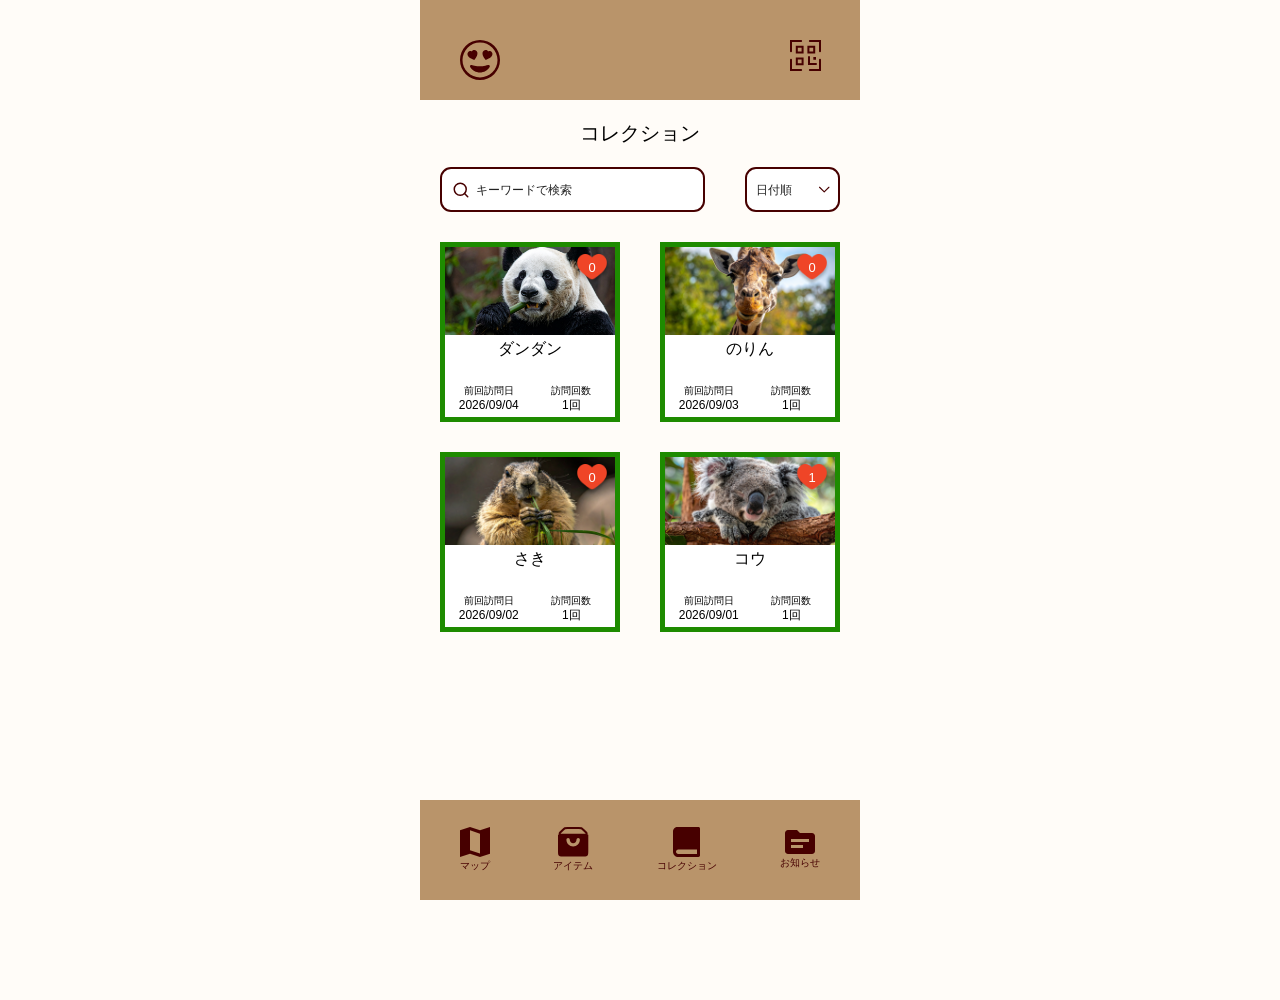
<file: collection.html>
<!DOCTYPE html>
<html lang="ja">

<head>
    <meta charset="UTF-8">
    <meta name="viewport" content="width=device-width, initial-scale=1.0">
    <title>あにまち</title>

    <link rel="stylesheet" href="css/collection.css">
    <link rel="stylesheet" href="css/ress.css">
    <link rel="stylesheet" href="css/style.css">
</head>

<body>

    <div class="main_content">
        <header>
            <div class="header_icons">
                <a href="mypage.html" class="icon_img">
                    <p>
                        <img src="images/mypage_icon.svg" alt="マイページに飛ぶアイコン">
                    </p>
                </a>
                <a href="qrpage.html" class="qr_link">
                    <p>
                        <img src="images/qr_icon.svg" alt="QRコードを読み込むアイコン">
                    </p>
                </a>
            </div>
        </header>

        <main>
            <h1>コレクション</h1>
            <div class="search_area">
                <div class="search_box">
                    <img src="images/search.svg" alt="検索マーク" class="search_icon">
                    <input type="search" name="keyword" placeholder="キーワードで検索">
                </div>
                <div class="sort_box">
                    <select name="sort">
                        <option value="date">日付順</option>
                        <option value="name">名前順</option>
                        <option value="visit">好感度順</option>
                    </select>
                    <img src="images/pulldown.svg" alt="" class="pulldown_icon">
                </div>
            </div>

            <div class="collection_list">
                <article class="animal_card">
                    <div class="animal_image">
                        <img src="images/profile_banban.png" alt="ダンダンの写真">
                        <div class="heart">
                            <img src="images/heart.png" alt="ハートマーク">
                            <span>0</span>
                        </div>
                    </div>
                    <div class="animal_info">
                        <h2>ダンダン</h2>
                        <div class="animal_data">
                            <div>
                                <p>前回訪問日</p>
                                <time datetime="2026-09-04">
                                    2026/09/04
                                </time>
                            </div>
                            <div>
                                <p>訪問回数</p>
                                <span>1回</span>
                            </div>
                        </div>
                    </div>
                </article>

                <article class="animal_card">
                    <div class="animal_image">
                        <img src="images/profile_norin.png" alt="のりん">
                        <div class="heart">
                            <img src="images/heart.png" alt="">
                            <span>0</span>
                        </div>
                    </div>

                    <div class="animal_info">

                        <h2>のりん</h2>

                        <div class="animal_data">

                            <div>
                                <p>前回訪問日</p>
                                <time datetime="2026-09-03">
                                    2026/09/03
                                </time>
                            </div>

                            <div>
                                <p>訪問回数</p>
                                <span>1回</span>
                            </div>

                        </div>

                    </div>

                </article>


                <!-- さき -->
                <article class="animal_card">

                    <div class="animal_image">

                        <img src="images/profile_saki.png" alt="さき">

                        <div class="heart">
                            <img src="images/heart.png" alt="">
                            <span>0</span>
                        </div>

                    </div>

                    <div class="animal_info">

                        <h2>さき</h2>

                        <div class="animal_data">

                            <div>
                                <p>前回訪問日</p>
                                <time datetime="2026-09-02">
                                    2026/09/02
                                </time>
                            </div>

                            <div>
                                <p>訪問回数</p>
                                <span>1回</span>
                            </div>

                        </div>

                    </div>

                </article>


                <!-- コウ -->
                <article class="animal_card">

                    <div class="animal_image">

                        <img src="images/profile_kou.png" alt="コウ">

                        <div class="heart">
                            <img src="images/heart.png" alt="">
                            <span>1</span>
                        </div>

                    </div>

                    <div class="animal_info">

                        <h2>コウ</h2>

                        <div class="animal_data">

                            <div>
                                <p>前回訪問日</p>
                                <time datetime="2026-09-01">
                                    2026/09/01
                                </time>
                            </div>

                            <div>
                                <p>訪問回数</p>
                                <span>1回</span>
                            </div>

                        </div>

                    </div>

                </article>

            </div>

        </main>


        <footer>
            <nav class="footer_nav">
                <div class="footer_item">
                    <a href="index.html">
                        <p><img src="images/map_icon.svg" alt=""></p>
                        <p>マップ</p>
                    </a>
                </div>
                <div class="footer_item">
                    <a href="item.html">
                        <p><img src="images/itembox_icon.svg" alt=""></p>
                        <p>アイテム</p>
                    </a>
                </div>
                <div class="footer_item">
                    <a href="collection.html">
                        <p><img src="images/collection_icon.svg" alt=""></p>
                        <p>コレクション</p>
                    </a>
                </div>
                <div class="footer_item">
                    <a href="news.html">
                        <p><img src="images/news_icon.svg" alt=""></p>
                        <p>お知らせ</p>
                    </a>
                </div>
            </nav>
        </footer>

    </div>

</body>

</html>
</file>
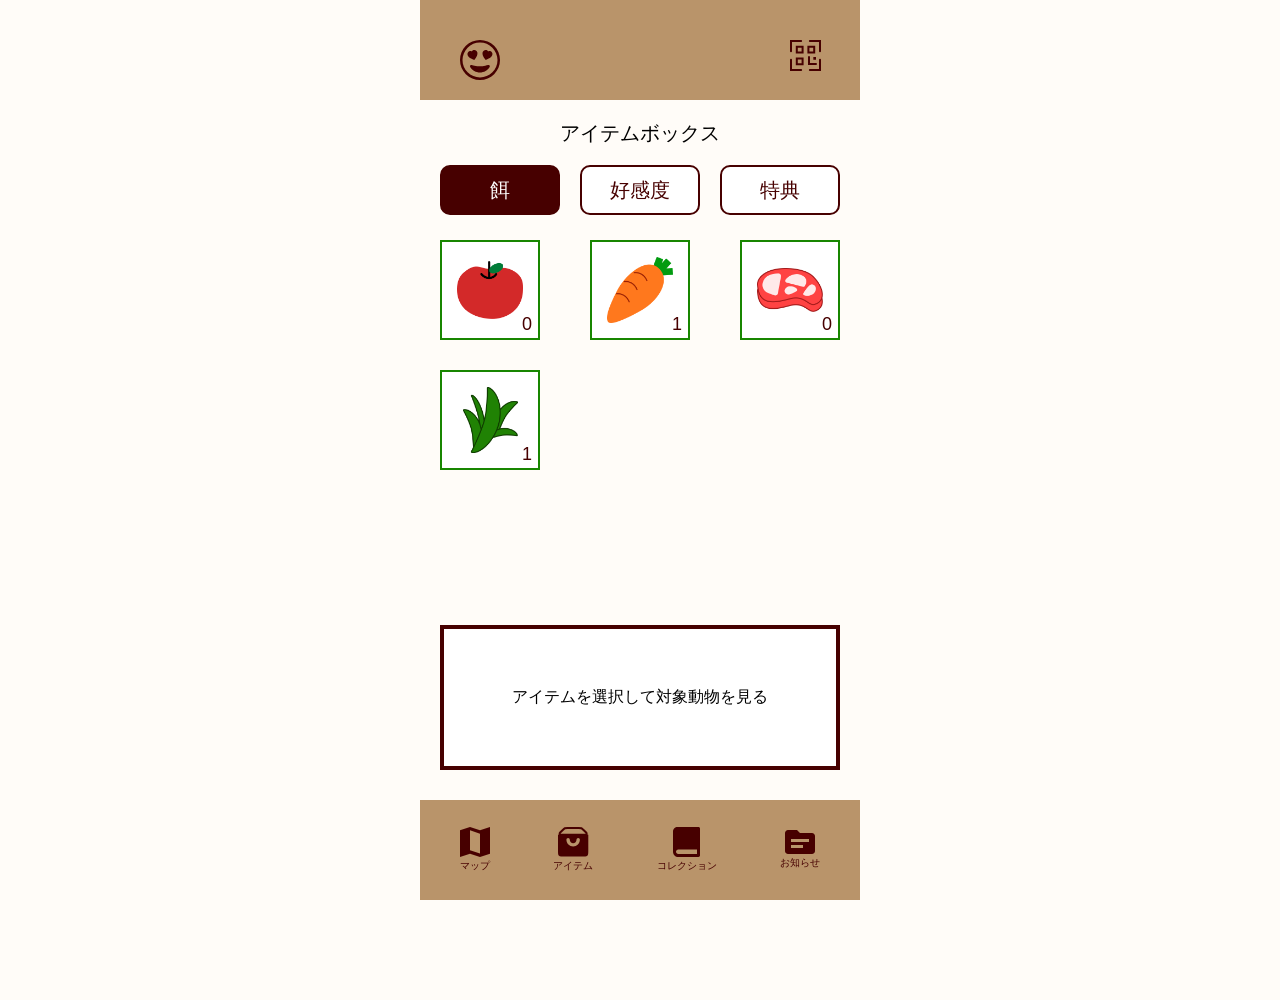
<file: item.html>
<!DOCTYPE html>
<html lang="ja">

<head>
    <meta charset="UTF-8">
    <meta name="viewport" content="width=device-width, initial-scale=1.0">
    <title>あにまち</title>
    <link rel="stylesheet" href="css/item.css">
    <link rel="stylesheet" href="css/ress.css">
    <link rel="stylesheet" href="css/style.css">
    <script defer src="js/item.js"></script>
</head>

<body>
    <div class="main_content">
        <header>
            <div class="header_icons">
                <a href="mypage.html" class="icon_img">
                    <p><img src="images/mypage_icon.svg" alt="マイページに飛ぶアイコン"></p>
                </a>
                <a href="qrpage.html" class="qr_link">
                    <p><img src="images/qr_icon.svg" alt="QRコードを読み込むアイコン"></p>
                </a>
            </div>
        </header>
        <main>
            <h1>アイテムボックス</h1>
            <div class="item_tabs">
                <button type="button" class="item_tab feed active" data-category="food">餌</button>
                <button type="button" class="item_tab favor" data-category="favorite">好感度</button>
                <button type="button" class="item_tab benefit" data-category="reward">特典</button>
            </div>
            <div class="item_content active" id="food">
                <div class="item_list">
                    <button type="button" class="item_card feed_item" data-name="りんご" data-target="ゴリラ、レッサーパンダ、アライグマ">
                        <img src="images/apple.png" alt="りんご">
                        <span class="item_count">0</span>
                    </button>
                    <button type="button" class="item_card feed_item" data-name="にんじん" data-target="ゴリラ、レッサーパンダ、アライグマ">
                        <img src="images/carrot.png" alt="にんじん">
                        <span class="item_count">1</span>
                    </button>
                    <button type="button" class="item_card feed_item" data-name="肉" data-target="ライオン、アライグマ">
                        <img src="images/meat.png" alt="肉">
                        <span class="item_count">0</span>
                    </button>
                    <button type="button" class="item_card feed_item" data-name="草" data-target="パンダ、キリン、コアラ">
                        <img src="images/grass.png" alt="草">
                        <span class="item_count">1</span>
                    </button>
                </div>
            </div>
            <div class="item_content" id="favorite" hidden>
                <div class="item_list">
                    <button type="button" class="item_card favor_item" data-name="応援うちわ"
                        data-target="ゴリラ、レッサーパンダ、アライグマ">
                        <img src="images/uchiwa.png" alt="応援うちわ">
                        <span class="item_count">1</span>
                    </button>
                    <button type="button" class="item_card favor_item" data-name="ペンライト" data-target="ゴリラ、レッサーパンダ">
                        <img src="images/penlight.png" alt="ペンライト">
                        <span class="item_count">0</span>
                    </button>
                    <button type="button" class="item_card favor_item" data-name="ブラシ" data-target="ゴリラ、レッサーパンダ、アライグマ">
                        <img src="images/brush.png" alt="ブラシ">
                        <span class="item_count">0</span>
                    </button>
                    <button type="button" class="item_card favor_item" data-name="ボール" data-target="ゴリラ、レッサーパンダ">
                        <img src="images/ball.png" alt="ボール">
                        <span class="item_count">1</span>
                    </button>
                </div>
            </div>
            <div class="item_content" id="reward" hidden>
                <div class="item_list">
                </div>
            </div>
            <section class="item_detail empty" id="itemDetail">
                <p class="detail_empty">アイテムを選択して対象動物を見る</p>
                <div class="detail_content">
                    <p class="detail_note">※実際与えている餌とは異なる場合があります</p>
                    <p class="detail_row">
                        <span class="detail_label">名前：</span>
                        <span class="detail_value" id="detailName"></span>
                    </p>
                    <p class="detail_row">
                        <span class="detail_label">対象動物：</span>
                        <span class="detail_value" id="detailTarget"></span>
                    </p>
                </div>
            </section>
        </main>
        <footer>
            <nav class="footer_nav">
                <div class="footer_item">
                    <a href="index.html">
                        <p><img src="images/map_icon.svg" alt=""></p>
                        <p>マップ</p>
                    </a>
                </div>
                <div class="footer_item">
                    <a href="item.html">
                        <p><img src="images/itembox_icon.svg" alt=""></p>
                        <p>アイテム</p>
                    </a>
                </div>
                <div class="footer_item">
                    <a href="collection.html">
                        <p><img src="images/collection_icon.svg" alt=""></p>
                        <p>コレクション</p>
                    </a>
                </div>
                <div class="footer_item">
                    <a href="news.html">
                        <p><img src="images/news_icon.svg" alt=""></p>
                        <p>お知らせ</p>
                    </a>
                </div>
            </nav>
        </footer>
    </div>
</body>

</html>
</file>
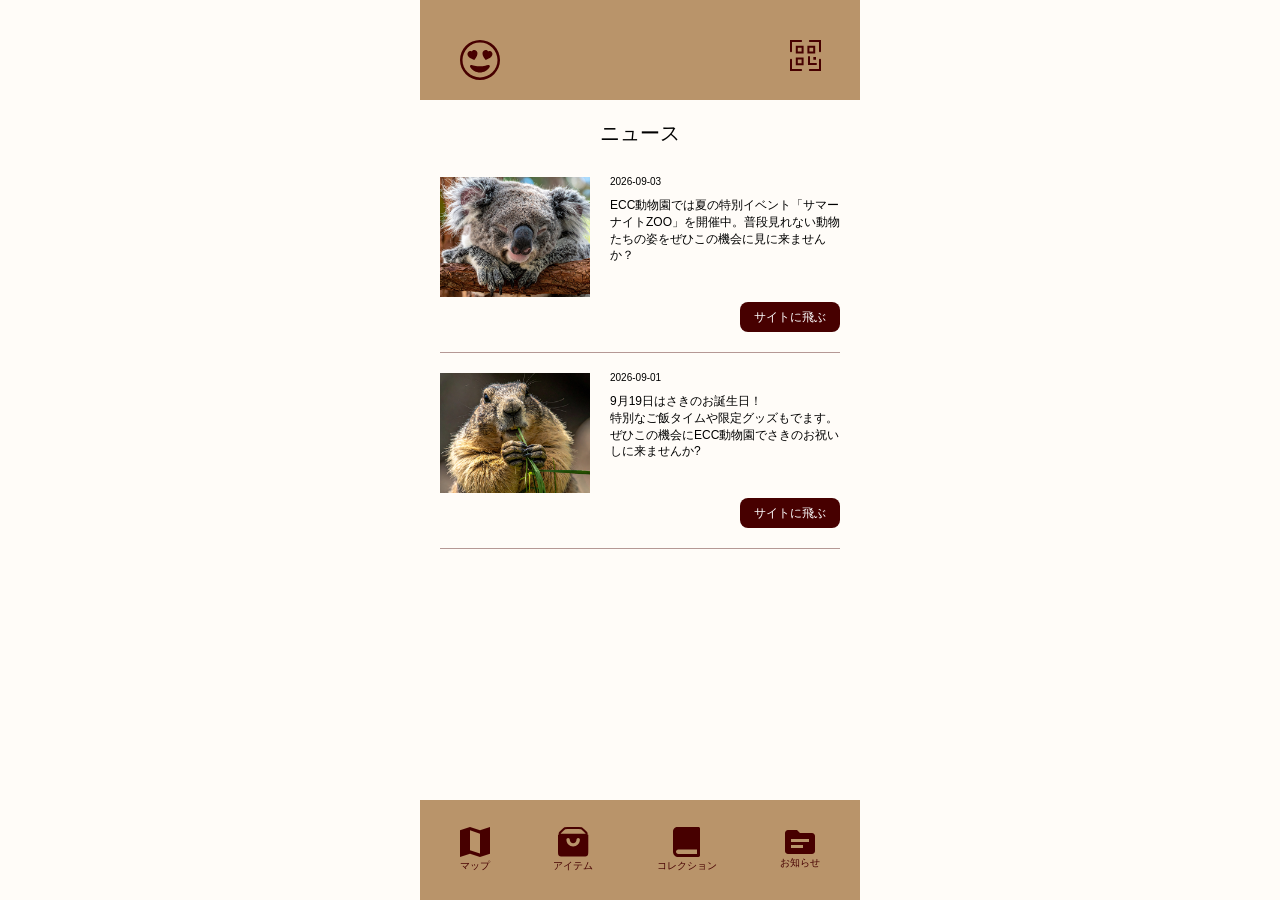
<file: news.html>
<!DOCTYPE html>
<html lang="ja">

<head>
    <meta charset="UTF-8">
    <meta name="viewport" content="width=device-width, initial-scale=1.0">
    <title>あにまち</title>
    <link rel="stylesheet" href="css/ress.css">
    <link rel="stylesheet" href="css/style.css">
    <link rel="stylesheet" href="css/news.css">
</head>

<body>
    <div class="main_content">
        <header>
            <div class="header_icons">
                <a href="mypage.html" class="icon_img">
                    <p><img src="images/mypage_icon.svg" alt="マイページに飛ぶアイコン"></p>
                </a>
                <a href="qrpage.html" class="qr_link">
                    <p><img src="images/qr_icon.svg" alt="QRコードを読み込むアイコン"></p>
                </a>
            </div>
        </header>
        <main class="news">
            <h1>ニュース</h1>
            <div class="news_list">
                <article class="news_article">
                    <div class="news_image">
                        <img src="images/profile_kou.png" alt="動物園のニュース画像">
                    </div>
                    <div class="news_info">
                        <time datetime="2026-09-03">2026-09-03</time>
                        <p class="news_text">ECC動物園では夏の特別イベント「サマーナイトZOO」を開催中。普段見れない動物たちの姿をぜひこの機会に見に来ませんか？</p>
                        <a href="#" class="news_link">サイトに飛ぶ</a>
                    </div>
                </article>
                <article class="news_article">
                    <div class="news_image">
                        <img src="images/profile_saki.png" alt="動物園のニュース画像">
                    </div>
                    <div class="news_info">
                        <time datetime="2026-09-05">2026-09-01</time>
                        <p class="news_text">9月19日はさきのお誕生日！<br>特別なご飯タイムや限定グッズもでます。ぜひこの機会にECC動物園でさきのお祝いしに来ませんか?
                        </p>
                        <a href="#" class="news_link">サイトに飛ぶ</a>
                    </div>
                </article>
            </div>
        </main>
        <footer>
            <nav class="footer_nav">
                <div class="footer_item">
                    <a href="index.html">
                        <p><img src="images/map_icon.svg" alt=""></p>
                        <p>マップ</p>
                    </a>
                </div>
                <div class="footer_item">
                    <a href="item.html">
                        <p><img src="images/itembox_icon.svg" alt=""></p>
                        <p>アイテム</p>
                    </a>
                </div>
                <div class="footer_item">
                    <a href="collection.html">
                        <p><img src="images/collection_icon.svg" alt=""></p>
                        <p>コレクション</p>
                    </a>
                </div>
                <div class="footer_item">
                    <a href="news.html">
                        <p><img src="images/news_icon.svg" alt=""></p>
                        <p>お知らせ</p>
                    </a>
                </div>
            </nav>
        </footer>
    </div>
</body>

</html>
</file>
<file: css/collection.css>
body {
    background-color: #FFFCF8;
}

main {
    width: 100%;
    box-sizing: border-box;
    padding: 0 20px 120px;
}

h1 {
    margin: 0;
    padding: 20px 0;
    text-align: center;
    font-size: 20px;
    font-weight: 500;
}

.search_area {
    width: 100%;
    display: grid;
    grid-template-columns: minmax(0, 1fr) minmax(80px, 95px);
    gap: clamp(15px, 9.1vw, 40px);
    margin-bottom: 30px;
}

.search_box {
    position: relative;
    width: 100%;
    height: 45px;
    box-sizing: border-box;
    border: 2px solid #470000;
    border-radius: 11px;
    background-color: #fff;
}

.search_icon {
    position: absolute;
    top: 50%;
    left: 10px;
    width: 18px;
    height: 18px;
    transform: translateY(-50%);
    object-fit: contain;
}

.search_box input {
    width: 100%;
    height: 100%;
    box-sizing: border-box;
    padding: 0 10px 0 34px;
    border: none;
    outline: none;
    background-color: transparent;
    font-size: 12px;
}

.search_box input::placeholder {
    color: #222;
}

.sort_box {
    position: relative;
    width: 100%;
    height: 45px;
    box-sizing: border-box;
    border: 2px solid #470000;
    border-radius: 11px;
    background-color: #fff;
}

.sort_box select {
    width: 100%;
    height: 100%;
    box-sizing: border-box;
    padding: 0 27px 0 9px;
    border: none;
    outline: none;
    background-color: transparent;
    appearance: none;
    -webkit-appearance: none;
    color: #222;
    font-size: 12px;
    cursor: pointer;
}

.pulldown_icon {
    position: absolute;
    top: 50%;
    right: 8px;
    width: 11px;
    height: 11px;
    transform: translateY(-50%);
    pointer-events: none;
}

.collection_list {
    width: 100%;
    display: grid;
    grid-template-columns: repeat(2, minmax(0, 1fr));
    column-gap: clamp(15px, 9.1vw, 40px);
    row-gap: 30px;
}

.animal_card {
    width: min(100%, 180px);
    aspect-ratio: 1 / 1;
    justify-self: center;
    box-sizing: border-box;
    border: 5px solid #1E8B00;
    background-color: #fff;
    overflow: hidden;
}

.animal_image {
    position: relative;
    width: 100%;
    height: 52%;
    overflow: hidden;
}

.animal_image>img {
    display: block;
    width: 100%;
    height: 100%;
    object-fit: cover;
}

.heart {
    position: absolute;
    top: 5px;
    right: 5px;
    width: clamp(26px, 8vw, 36px);
    height: clamp(26px, 8vw, 36px);
}

.heart img {
    display: block;
    width: 100%;
    height: 100%;
    object-fit: contain;
}

.heart span {
    position: absolute;
    top: 43%;
    left: 50%;
    transform: translate(-50%, -50%);
    color: #fff;
    font-size: clamp(10px, 3vw, 13px);
    line-height: 1;
}

.animal_info {
    width: 100%;
    height: 48%;
    box-sizing: border-box;
    padding: 5px;
    background-color: #fff;
    text-align: center;
    display: flex;
    flex-direction: column;
}

.animal_info h2 {
    flex-shrink: 0;
    margin: 0 0 5px;
    font-size: clamp(13px, 4vw, 16px);
    font-weight: 400;
    line-height: 1.1;
}

.animal_data {
    width: 100%;
    flex: 1;
    display: grid;
    grid-template-columns: minmax(0, 1fr) minmax(0, 1fr);
    column-gap: 5px;
    box-sizing: border-box;
    padding: 0;
    align-items: end;
}

.animal_data>div {
    min-width: 0;
    text-align: center;
}

.animal_data p {
    margin: 0 0 3px;
    font-size: clamp(8px, 2.5vw, 10px);
    line-height: 1.1;
    white-space: nowrap;
}

.animal_data time,
.animal_data span {
    display: block;
    font-size: clamp(9px, 3vw, 12px);
    font-weight: 400;
    line-height: 1.1;
    white-space: nowrap;
}

@media screen and (max-width: 400px) {
    main {
        padding-left: 16px;
        padding-right: 16px;
    }

    h1 {
        padding: 18px 0 20px;
        font-size: 19px;
    }

    .search_area {
        grid-template-columns: minmax(0, 1fr) minmax(75px, 90px);
        gap: 12px;
        margin-bottom: 24px;
    }

    .search_box,
    .sort_box {
        height: 42px;
    }

    .search_icon {
        width: 16px;
        height: 16px;
    }

    .search_box input {
        padding-left: 31px;
        font-size: 11px;
    }

    .sort_box select {
        font-size: 11px;
    }

    .collection_list {
        column-gap: 20px;
        row-gap: 24px;
    }

    .animal_card {
        width: 100%;
        max-width: 180px;
    }

    .animal_info {
        padding: 5px;
    }

    .animal_data {
        column-gap: 5px;
    }
}

@media screen and (max-width: 350px) {
    main {
        padding-left: 14px;
        padding-right: 14px;
    }

    h1 {
        padding: 15px 0 18px;
        font-size: 18px;
    }

    .search_area {
        grid-template-columns: minmax(0, 1fr) 75px;
        gap: 10px;
        margin-bottom: 20px;
    }

    .search_box,
    .sort_box {
        height: 40px;
    }

    .search_box input {
        font-size: 10px;
    }

    .sort_box select {
        padding-left: 7px;
        font-size: 10px;
    }

    .collection_list {
        column-gap: 15px;
        row-gap: 20px;
    }

    .animal_card {
        border-width: 4px;
    }

    .animal_image {
        height: 50%;
    }

    .animal_info {
        height: 50%;
        padding: 5px;
    }

    .animal_info h2 {
        margin-bottom: 4px;
    }

    .animal_data {
        column-gap: 5px;
    }

    .animal_data p {
        margin-bottom: 2px;
    }
}

@media screen and (max-width: 310px) {
    main {
        padding-left: 10px;
        padding-right: 10px;
    }

    .search_area {
        grid-template-columns: minmax(0, 1fr) 70px;
        gap: 8px;
    }

    .collection_list {
        column-gap: 10px;
        row-gap: 18px;
    }

    .animal_image {
        height: 48%;
    }

    .animal_info {
        height: 52%;
        padding: 5px;
    }

    .animal_info h2 {
        font-size: 12px;
    }

    .animal_data p {
        font-size: 7px;
    }

    .animal_data time,
    .animal_data span {
        font-size: 8px;
    }
}
</file>
<file: css/ress.css>
/* resset.dev • v5.0.2 */

/* # =================================================================
  # Global selectors
   # ================================================================= */

html {
    box-sizing: border-box;
    -webkit-text-size-adjust: 100%;
    /* Prevent adjustments of font size after orientation changes in iOS */
    word-break: normal;
    -moz-tab-size: 4;
    tab-size: 4;
}

*,
::before,
::after {
    background-repeat: no-repeat;
    /* Set `background-repeat: no-repeat` to all elements and pseudo elements */
    box-sizing: inherit;
}

::before,
::after {
    text-decoration: inherit;
    /* Inherit text-decoration and vertical align to ::before and ::after pseudo elements */
    vertical-align: inherit;
}

* {
    padding: 0;
    /* Reset `padding` and `margin` of all elements */
    margin: 0;
}

/* # =================================================================
   # General elements
   # ================================================================= */

hr {
    overflow: visible;
    /* Show the overflow in Edge and IE */
    height: 0;
    /* Add the correct box sizing in Firefox */
    color: inherit;
    /* Correct border color in Firefox. */
}

details,
main {
    display: block;
    /* Render the `main` element consistently in IE. */
}

summary {
    display: list-item;
    /* Add the correct display in all browsers */
}

small {
    font-size: 80%;
    /* Set font-size to 80% in `small` elements */
}

[hidden] {
    display: none;
    /* Add the correct display in IE */
}

abbr[title] {
    border-bottom: none;
    /* Remove the bottom border in Chrome 57 */
    /* Add the correct text decoration in Chrome, Edge, IE, Opera, and Safari */
    text-decoration: underline;
    text-decoration: underline dotted;
}

a {
    background-color: transparent;
    /* Remove the gray background on active links in IE 10 */
}

a:active,
a:hover {
    outline-width: 0;
    /* Remove the outline when hovering in all browsers */
}

code,
kbd,
pre,
samp {
    font-family: monospace, monospace;
    /* Specify the font family of code elements */
}

pre {
    font-size: 1em;
    /* Correct the odd `em` font sizing in all browsers */
}

b,
strong {
    font-weight: bolder;
    /* Add the correct font weight in Chrome, Edge, and Safari */
}

/* https://gist.github.com/unruthless/413930 */
sub,
sup {
    font-size: 75%;
    line-height: 0;
    position: relative;
    vertical-align: baseline;
}

sub {
    bottom: -0.25em;
}

sup {
    top: -0.5em;
}

table {
    border-color: inherit;
    /* Correct border color in all Chrome, Edge, and Safari. */
    text-indent: 0;
    /* Remove text indentation in Chrome, Edge, and Safari */
}

iframe {
    border-style: none;
}

/* # =================================================================
   # Forms
   # ================================================================= */

input {
    border-radius: 0;
}

[type='number']::-webkit-inner-spin-button,
[type='number']::-webkit-outer-spin-button {
    height: auto;
    /* Correct the cursor style of increment and decrement buttons in Chrome */
}

[type='search'] {
    -webkit-appearance: textfield;
    /* Correct the odd appearance in Chrome and Safari */
    outline-offset: -2px;
    /* Correct the outline style in Safari */
}

[type='search']::-webkit-search-decoration {
    -webkit-appearance: none;
    /* Remove the inner padding in Chrome and Safari on macOS */
}

textarea {
    overflow: auto;
    /* Internet Explorer 11+ */
    resize: vertical;
    /* Specify textarea resizability */
}

button,
input,
optgroup,
select,
textarea {
    font: inherit;
    /* Specify font inheritance of form elements */
}

optgroup {
    font-weight: bold;
    /* Restore the font weight unset by the previous rule */
}

button {
    overflow: visible;
    /* Address `overflow` set to `hidden` in IE 8/9/10/11 */
}

button,
select {
    text-transform: none;
    /* Firefox 40+, Internet Explorer 11- */
}

/* Apply cursor pointer to button elements */
button,
[type='button'],
[type='reset'],
[type='submit'],
[role='button'] {
    cursor: pointer;
}

/* Remove inner padding and border in Firefox 4+ */
button::-moz-focus-inner,
[type='button']::-moz-focus-inner,
[type='reset']::-moz-focus-inner,
[type='submit']::-moz-focus-inner {
    border-style: none;
    padding: 0;
}

/* Replace focus style removed in the border reset above */
button:-moz-focusring,
[type='button']::-moz-focus-inner,
[type='reset']::-moz-focus-inner,
[type='submit']::-moz-focus-inner {
    outline: 1px dotted ButtonText;
}

button,
html [type='button'],
/* Prevent a WebKit bug where (2) destroys native `audio` and `video`controls in Android 4 */
[type='reset'],
[type='submit'] {
    -webkit-appearance: button;
    /* Correct the inability to style clickable types in iOS */
}

/* Remove the default button styling in all browsers */
button,
input,
select,
textarea {
    background-color: transparent;
    border-style: none;
}

a:focus,
button:focus,
input:focus,
select:focus,
textarea:focus {
    outline-width: 0;
}

/* Style select like a standard input */
select {
    -moz-appearance: none;
    /* Firefox 36+ */
    -webkit-appearance: none;
    /* Chrome 41+ */
}

select::-ms-expand {
    display: none;
    /* Internet Explorer 11+ */
}

select::-ms-value {
    color: currentColor;
    /* Internet Explorer 11+ */
}

legend {
    border: 0;
    /* Correct `color` not being inherited in IE 8/9/10/11 */
    color: inherit;
    /* Correct the color inheritance from `fieldset` elements in IE */
    display: table;
    /* Correct the text wrapping in Edge and IE */
    max-width: 100%;
    /* Correct the text wrapping in Edge and IE */
    white-space: normal;
    /* Correct the text wrapping in Edge and IE */
    max-width: 100%;
    /* Correct the text wrapping in Edge 18- and IE */
}

::-webkit-file-upload-button {
    /* Correct the inability to style clickable types in iOS and Safari */
    -webkit-appearance: button;
    color: inherit;
    font: inherit;
    /* Change font properties to `inherit` in Chrome and Safari */
}

/* Replace pointer cursor in disabled elements */
[disabled] {
    cursor: default;
}

/* # =================================================================
   # Specify media element style
   # ================================================================= */

img {
    border-style: none;
    /* Remove border when inside `a` element in IE 8/9/10 */
}

/* Add the correct vertical alignment in Chrome, Firefox, and Opera */
progress {
    vertical-align: baseline;
}

/* # =================================================================
   # Accessibility
   # ================================================================= */

/* Specify the progress cursor of updating elements */
[aria-busy='true'] {
    cursor: progress;
}

/* Specify the pointer cursor of trigger elements */
[aria-controls] {
    cursor: pointer;
}

/* Specify the unstyled cursor of disabled, not-editable, or otherwise inoperable elements */
[aria-disabled='true'] {
    cursor: default;
}
</file>
<file: css/style.css>
html {
    font-size: 62.5%;
}

html,
body {
    font-family: "Hiragino Kaku Gothic Pro", sans-serif;
    width: 100%;
    max-width: 440px;
    min-height: 100dvh;
    margin: 0 auto;

    a {
        text-decoration: none;

    }
}

.main_content {
    width: min(100%, 440px);
    margin-top: 100px;
}

header {
    background-color: #B9946A;
    width: min(100%, 440px);
    height: 100px;
    position: fixed;
    z-index: 10;
    top: 0;
    left: 50%;
    transform: translateX(-50%);

    .header_icons {
        margin: 40px;
        display: flex;
        justify-content: space-between;

    }

    .icon_img img {
        width: 40px;
        height: 40px;
    }

    .qr_link {
        width: 30px;
        height: 30px;
    }

}


main {
    position: relative;
    z-index: 1;
    display: block;
    width: 100%;

}

footer {
    position: fixed;
    z-index: 10;
    width: min(100%, 440px);
    height: 100px;
    bottom: 0;
    left: 50%;
    transform: translateX(-50%);
    background-color: #B9946A;

    .footer_nav {
        display: flex;
        height: 100%;
        justify-content: space-between;
        margin: 0 40px;

    }

    .footer_item {
        /* border: 1px solid #000; */
        display: flex;
        text-align: center;
        justify-content: center;
        align-items: center;
        gap: 8px;

        p {
            color: #470000;
        }


    }
}
</file>
<file: css/item.css>
[hidden] {
    display: none !important;
}

html,
body {
    width: 100%;
    height: 100%;
    overflow: hidden;
}

body {
    background-color: #FFFCF8;
}

.main_content {
    width: min(100%, 440px);
    height: 100dvh;
    min-height: 0;
    margin: 0 auto;
    overflow: hidden;
}

main {
    position: relative;
    width: 100%;
    height: calc(100dvh - 200px);
    box-sizing: border-box;
    padding: 0 20px;
    overflow: hidden;
}

h1 {
    margin: 0;
    padding: 20px 0 18px;
    text-align: center;
    font-size: 20px;
    font-weight: 500;
}

.item_tabs {
    width: 100%;
    max-width: 400px;
    display: grid;
    grid-template-columns: repeat(3, minmax(0, 120px));
    justify-content: space-between;
    gap: clamp(8px, 3vw, 20px);
    margin: 0 auto 25px;
}

.item_tab {
    width: 100%;
    height: 50px;
    box-sizing: border-box;
    border: 2px solid #470000;
    border-radius: 10px;
    background-color: #fff;
    color: #470000;
    font-size: 20px;
    cursor: pointer;
    transition: opacity 0.2s ease;
}

.item_tab:hover {
    opacity: 0.7;
}

.item_tab.active {
    background-color: #470000;
    border-color: #470000;
    color: #fff;
}

.item_content {
    width: 100%;
}

.item_list {
    width: 100%;
    display: grid;
    grid-template-columns: repeat(3, minmax(0, 100px));
    justify-content: space-between;
    gap: 30px clamp(8px, 3vw, 20px);
    box-sizing: border-box;
    margin: 0 auto;
}

.item_card {
    position: relative;
    width: 100%;
    max-width: 100px;
    aspect-ratio: 1 / 1;
    box-sizing: border-box;
    padding: 0;
    border: 2px solid #188600;
    background-color: #fff;
    cursor: pointer;
    transition: background-color 0.2s ease;
}

.item_card.favor_item {
    border-color: #470000;
}

.item_card.benefit_item {
    border-color: #470000;
}

.item_card.feed_item.selected,
.item_card.feed_item:hover {
    background-color: rgba(15, 134, 0, 0.5);
}

.item_card.favor_item.selected,
.item_card.favor_item:hover {
    background-color: rgba(71, 0, 0, 0.5);
}

.item_card.benefit_item.selected,
.item_card.benefit_item:hover {
    background-color: rgba(90, 58, 32, 0.5);
}

.item_card img {
    display: block;
    width: 100%;
    height: 100%;
    padding: 15px;
    box-sizing: border-box;
    object-fit: contain;
}

.item_count {
    position: absolute;
    right: 6px;
    bottom: 5px;
    color: #470000;
    font-size: 18px;
    line-height: 1;
}

.item_card.selected .item_count {
    color: #470000;
}

.item_detail {
    position: absolute;
    left: 20px;
    right: 20px;
    bottom: 30px;
    width: auto;
    height: 145px;
    box-sizing: border-box;
    margin: 0;
    padding: 13px 15px;
    border: 4px solid #470000;
    background-color: #fff;
}

.item_detail.empty {
    display: flex;
    justify-content: center;
    align-items: center;
}

.detail_empty {
    margin: 0;
    font-size: 16px;
    text-align: center;
}

.detail_content {
    display: none;
}

.item_detail:not(.empty) .detail_empty {
    display: none;
}

.item_detail:not(.empty) .detail_content {
    display: block;
}

.detail_note {
    margin: 0 0 8px;
    text-align: center;
    font-size: 10px;
}

.detail_row {
    display: flex;
    align-items: baseline;
    margin: 0 0 8px;
}

.detail_label {
    flex-shrink: 0;
    font-size: 12px;
}

.detail_value {
    min-width: 0;
    margin-left: 5px;
    font-size: 16px;
    overflow-wrap: anywhere;
}

@media screen and (max-width: 400px) {
    main {
        padding-left: 16px;
        padding-right: 16px;
    }

    h1 {
        padding: 18px 0 16px;
        font-size: 19px;
    }

    .item_tabs {
        grid-template-columns: repeat(3, minmax(0, 1fr));
        gap: 8px;
        margin-bottom: 22px;
    }

    .item_tab {
        height: 46px;
        font-size: 17px;
    }

    .item_list {
        grid-template-columns: repeat(3, minmax(0, 1fr));
        gap: 24px 8px;
    }

    .item_card {
        width: 100%;
        max-width: 100px;
    }

    .item_card img {
        padding: 12px;
    }

    .item_count {
        right: 5px;
        bottom: 4px;
        font-size: 16px;
    }

    .item_detail {
        left: 16px;
        right: 16px;
        bottom: 25px;
        height: 135px;
        padding: 12px;
    }

    .detail_empty {
        font-size: 14px;
    }

    .detail_value {
        font-size: 14px;
    }
}

@media screen and (max-width: 350px) {
    main {
        padding-left: 14px;
        padding-right: 14px;
    }

    h1 {
        padding: 15px 0 14px;
        font-size: 18px;
    }

    .item_tabs {
        gap: 6px;
        margin-bottom: 18px;
    }

    .item_tab {
        height: 42px;
        border-radius: 8px;
        font-size: 15px;
    }

    .item_list {
        gap: 20px 6px;
    }

    .item_card {
        max-width: none;
    }

    .item_card img {
        padding: 10px;
    }

    .item_count {
        font-size: 14px;
    }

    .item_detail {
        left: 14px;
        right: 14px;
        bottom: 20px;
        height: 125px;
        padding: 10px;
    }

    .detail_empty {
        font-size: 13px;
    }

    .detail_note {
        font-size: 9px;
    }

    .detail_label {
        font-size: 11px;
    }

    .detail_value {
        font-size: 13px;
    }
}

@media screen and (max-height: 700px) {
    h1 {
        padding-top: 12px;
        padding-bottom: 12px;
        font-size: 18px;
    }

    .item_tabs {
        margin-bottom: 16px;
    }

    .item_tab {
        height: 42px;
        font-size: 16px;
    }

    .item_list {
        row-gap: 20px;
    }

    .item_card {
        max-width: 90px;
    }

    .item_detail {
        bottom: 18px;
        height: 120px;
    }
}

@media screen and (max-height: 620px) {
    h1 {
        padding-top: 8px;
        padding-bottom: 8px;
        font-size: 17px;
    }

    .item_tabs {
        margin-bottom: 12px;
    }

    .item_tab {
        height: 38px;
        font-size: 15px;
    }

    .item_list {
        row-gap: 15px;
    }

    .item_card {
        max-width: 80px;
    }

    .item_card img {
        padding: 9px;
    }

    .item_detail {
        bottom: 12px;
        height: 105px;
        padding: 8px 10px;
    }

    .detail_empty {
        font-size: 13px;
    }

    .detail_note {
        margin-bottom: 5px;
        font-size: 9px;
    }

    .detail_row {
        margin-bottom: 5px;
    }

    .detail_label {
        font-size: 11px;
    }

    .detail_value {
        font-size: 13px;
    }
}
</file>
<file: css/news.css>
html,
body {
    width: 100%;
    height: 100%;
    overflow: hidden;
}

body {
    background-color: #FFFCF8;
}

.news {
    width: 100%;
    height: calc(100dvh - 200px);
    box-sizing: border-box;
    padding: 0 20px;
    overflow: hidden;
}

.news h1 {
    margin: 0;
    padding: 20px 0 0;
    text-align: center;
    font-size: 20px;
    font-weight: 500;
}

.news_list {
    width: 100%;
    margin-top: 30px;
}

.news_article {
    width: 100%;
    display: grid;
    grid-template-columns: minmax(100px, 150px) minmax(0, 1fr);
    column-gap: clamp(12px, 4.5vw, 20px);
    padding-bottom: 20px;
    box-sizing: border-box;
    border-bottom: 1px solid rgba(71, 0, 0, 0.4);
}

.news_article+.news_article {
    margin-top: 20px;
}

.news_image {
    width: 100%;
    max-width: 150px;
    aspect-ratio: 5 / 4;
    overflow: hidden;
}

.news_image img {
    display: block;
    width: 100%;
    height: 100%;
    object-fit: cover;
}

.news_info {
    width: 100%;
    min-width: 0;
    display: flex;
    flex-direction: column;
}

.news_info time {
    display: block;
    margin: 0;
    font-size: 10px;
    line-height: 1;
    flex-shrink: 0;
}

.news_text {
    width: 100%;
    min-width: 0;
    height: 90px;
    margin: 10px 0 0;
    font-size: 12px;
    line-height: 1.4;
    overflow: hidden;
    overflow-wrap: anywhere;
}

.news_link {
    display: flex;
    align-items: center;
    justify-content: center;
    width: 100px;
    height: 30px;
    margin: 15px 0 0 auto;
    box-sizing: border-box;
    border-radius: 8px;
    background-color: #470000;
    color: #fff;
    font-size: 12px;
    text-decoration: none;
    flex-shrink: 0;
    transition: opacity 0.2s ease;
}

.news_link:hover {
    opacity: 0.6;
}

@media screen and (max-width: 400px) {
    .news {
        padding-left: 16px;
        padding-right: 16px;
    }

    .news h1 {
        padding-top: 18px;
        font-size: 19px;
    }

    .news_list {
        margin-top: 25px;
    }

    .news_article {
        grid-template-columns:
            minmax(95px, 38vw) minmax(0, 1fr);
        column-gap: 14px;
        padding-bottom: 15px;
    }

    .news_article+.news_article {
        margin-top: 15px;
    }

    .news_image {
        max-width: 140px;
    }

    .news_text {
        height: 80px;
        margin-top: 8px;
        font-size: 11px;
    }

    .news_link {
        width: 90px;
        height: 28px;
        margin-top: 10px;
        font-size: 11px;
    }
}

@media screen and (max-width: 350px) {
    .news {
        padding-left: 14px;
        padding-right: 14px;
    }

    .news h1 {
        padding-top: 15px;
        font-size: 18px;
    }

    .news_list {
        margin-top: 20px;
    }

    .news_article {
        grid-template-columns:
            minmax(85px, 37vw) minmax(0, 1fr);
        column-gap: 10px;
        padding-bottom: 12px;
    }

    .news_article+.news_article {
        margin-top: 12px;
    }

    .news_info time {
        font-size: 9px;
    }

    .news_text {
        height: 76px;
        margin-top: 6px;
        font-size: 10px;
        line-height: 1.4;
    }

    .news_link {
        width: 80px;
        height: 26px;
        margin-top: 8px;
        font-size: 10px;
    }
}
</file>
